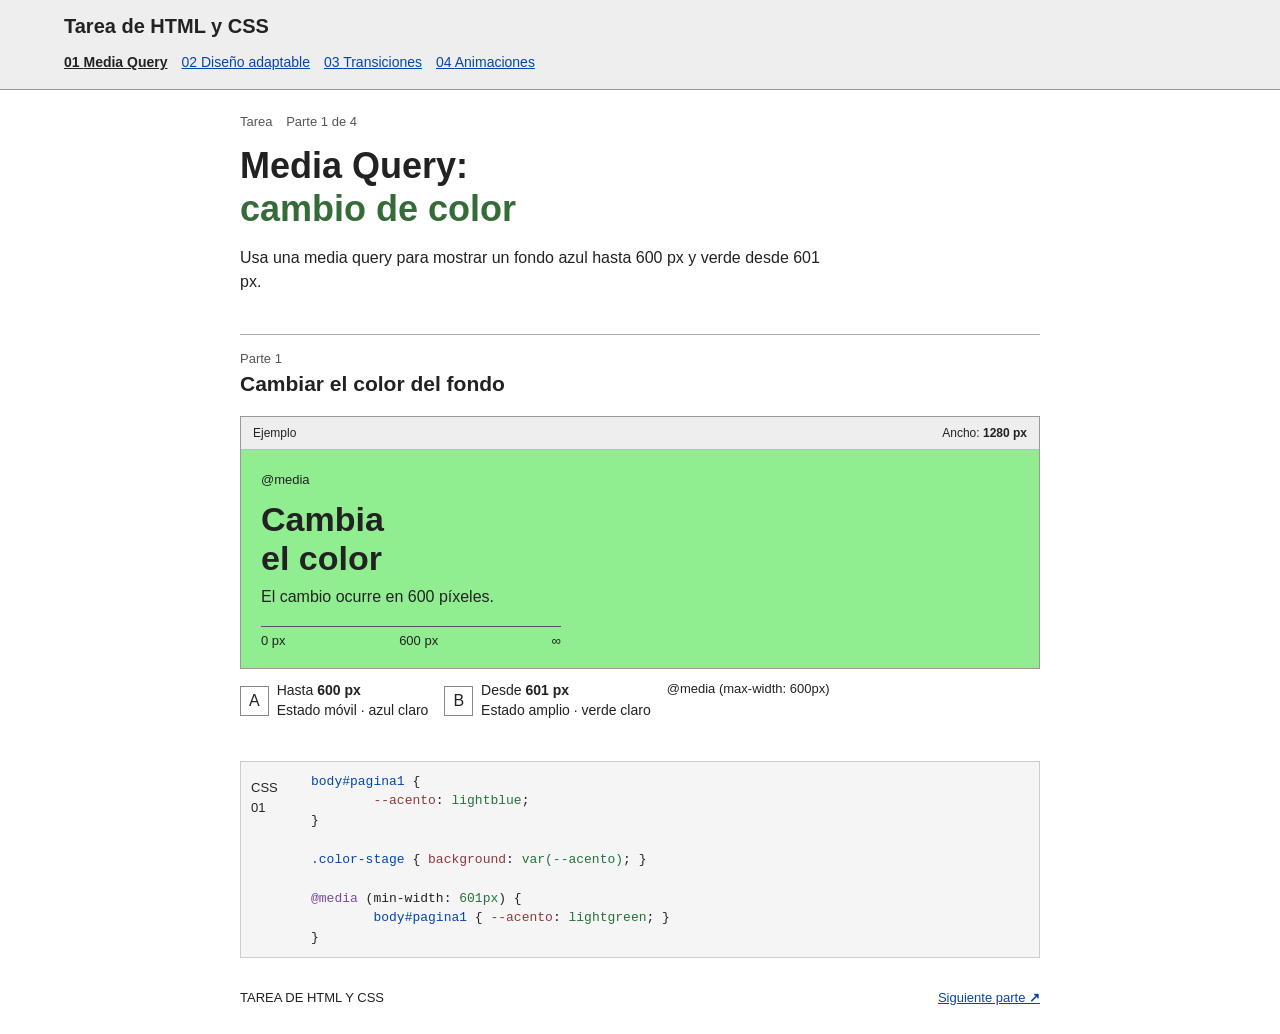
<file: index.html>
<!doctype html>
<html lang="es">
<head>
	<meta charset="utf-8">
	<meta name="viewport" content="width=device-width, initial-scale=1">
	<meta name="theme-color" content="#f5f4ee">
	<title>Tarea · Parte 1: Media Query</title>
	<link rel="stylesheet" href="css/estilos.css">
</head>
<body id="pagina1">
	<header class="site-header">
		<a class="wordmark" href="index.html" aria-label="Inicio de la tarea">Tarea de HTML y CSS</a>
		<nav class="page-nav" aria-label="Partes de la tarea">
			<a class="active" href="index.html" aria-current="page">01 <span>Media Query</span></a>
			<a href="pagina 2.html">02 <span>Diseño adaptable</span></a>
			<a href="pagina 3.html">03 <span>Transiciones</span></a>
			<a href="pagina 4.html">04 <span>Animaciones</span></a>
		</nav>
	</header>

	<main>
		<section class="intro">
			<p class="eyebrow">Tarea <span>Parte 1 de 4</span></p>
			<h1>Media Query:<br><em>cambio de color</em></h1>
			<p class="intro-copy">Usa una media query para mostrar un fondo azul hasta 600 px y verde desde 601 px.</p>
		</section>

		<section class="lab lab-color" aria-labelledby="color-title">
			<div class="lab-heading">
				<div><p class="eyebrow">Parte 1</p><h2 id="color-title">Cambiar el color del fondo</h2></div>
			</div>
			<div class="color-demo">
				<div class="demo-top"><span>Ejemplo</span><span class="screen-width">Ancho: <b>---</b></span></div>
				<div class="color-stage">
					<span class="stage-index">@media</span>
					<strong>Cambia<br>el color</strong>
					<p>El cambio ocurre en 600 píxeles.</p>
					<div class="breakpoint-mark"><span>0 px</span><span>600 px</span><span>∞</span></div>
				</div>
			</div>
			<div class="lesson-row">
				<div><span class="lesson-number">A</span><p>Hasta <strong>600 px</strong><br><span>Estado móvil · azul claro</span></p></div>
				<div><span class="lesson-number">B</span><p>Desde <strong>601 px</strong><br><span>Estado amplio · verde claro</span></p></div>
				<code>@media (max-width: 600px)</code>
			</div>
		</section>

		<section class="code-note" aria-label="Ejemplo de CSS">
			<div class="code-label">CSS <span>01</span></div>
			<pre><code><span class="code-selector">body#pagina1</span> {
	<span class="code-prop">--acento</span>: <span class="code-value">lightblue</span>;
}

<span class="code-selector">.color-stage</span> { <span class="code-prop">background</span>: <span class="code-value">var(--acento)</span>; }

<span class="code-keyword">@media</span> (min-width: <span class="code-value">601px</span>) {
	<span class="code-selector">body#pagina1</span> { <span class="code-prop">--acento</span>: <span class="code-value">lightgreen</span>; }
}</code></pre>
		</section>

		<footer class="page-footer"><span>TAREA DE HTML Y CSS</span><a href="pagina 2.html">Siguiente parte <b>↗</b></a></footer>
	</main>
	<script>
		const widthLabel = document.querySelector('.screen-width b');
		const updateWidth = () => { widthLabel.textContent = `${window.innerWidth} px`; };
		window.addEventListener('resize', updateWidth);
		updateWidth();
	</script>
</body>
</html>
</file>
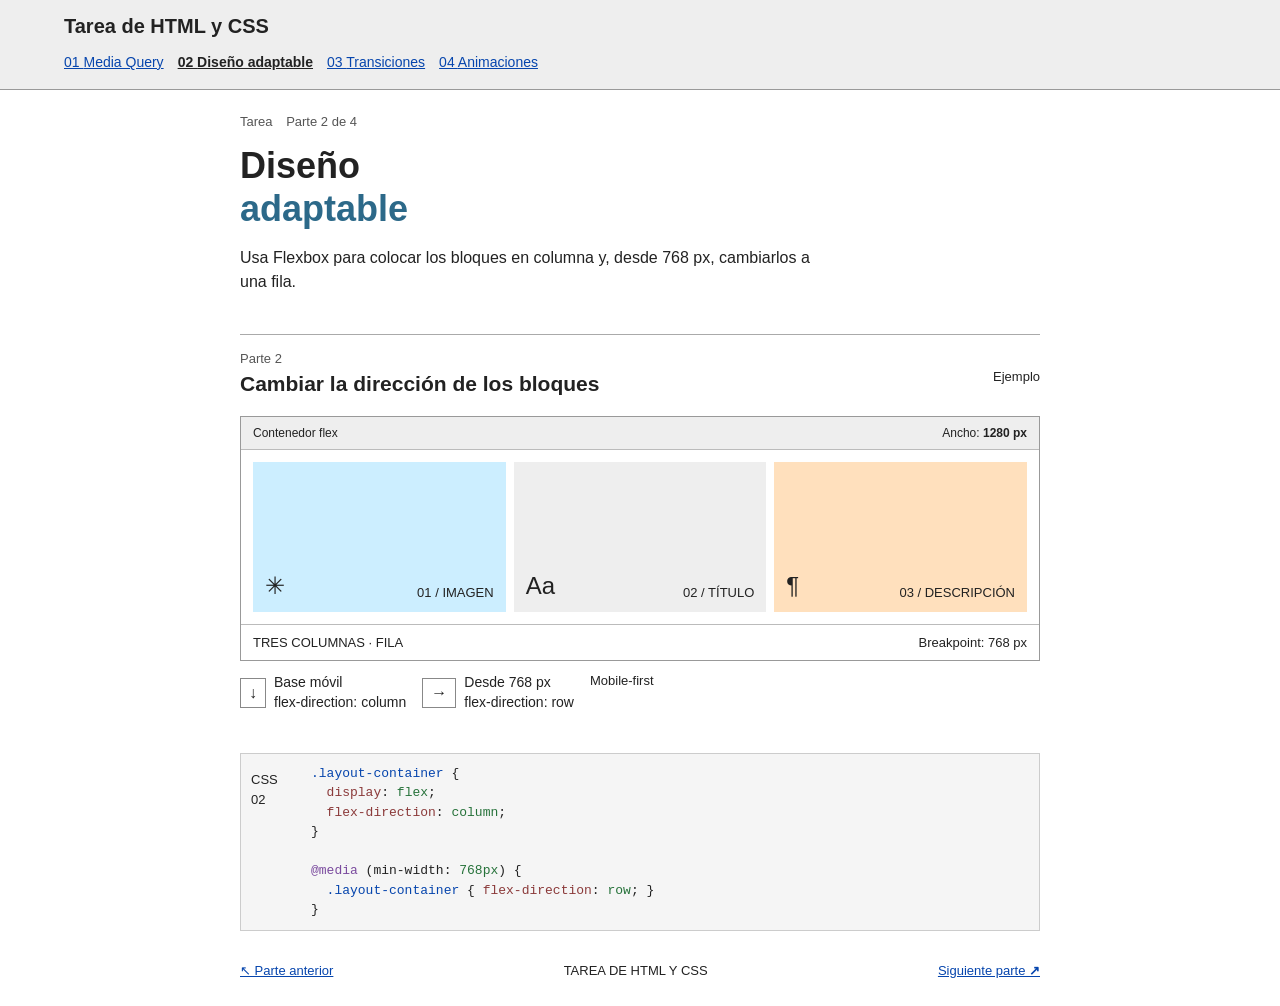
<file: pagina 2.html>
<!doctype html>
<html lang="es">
<head>
  <meta charset="utf-8">
  <meta name="viewport" content="width=device-width, initial-scale=1">
  <meta name="theme-color" content="#f5f4ee">
  <title>Tarea · Parte 2: Diseño adaptable</title>
  <link rel="stylesheet" href="css/estilos.css">
</head>
<body id="pagina2">
  <header class="site-header">
    <a class="wordmark" href="index.html" aria-label="Inicio de la tarea">Tarea de HTML y CSS</a>
    <nav class="page-nav" aria-label="Partes de la tarea">
      <a href="index.html">01 <span>Media Query</span></a>
      <a class="active" href="pagina 2.html" aria-current="page">02 <span>Diseño adaptable</span></a>
      <a href="pagina 3.html">03 <span>Transiciones</span></a>
      <a href="pagina 4.html">04 <span>Animaciones</span></a>
    </nav>
  </header>
  <main>
    <section class="intro">
      <p class="eyebrow">Tarea <span>Parte 2 de 4</span></p>
      <h1>Diseño<br><em>adaptable</em></h1>
      <p class="intro-copy">Usa Flexbox para colocar los bloques en columna y, desde 768 px, cambiarlos a una fila.</p>
    </section>
    <section class="lab" aria-labelledby="layout-title">
      <div class="lab-heading">
        <div><p class="eyebrow">Parte 2</p><h2 id="layout-title">Cambiar la dirección de los bloques</h2></div>
        <span class="live-tag">Ejemplo</span>
      </div>
      <div class="layout-demo">
        <div class="layout-top"><span>Contenedor flex</span><span class="layout-width">Ancho: <b>---</b></span></div>
        <div class="layout-container">
          <article class="layout-tile tile-image"><span class="tile-symbol">✳</span><span>01 / IMAGEN</span></article>
          <article class="layout-tile tile-title"><span class="tile-symbol">Aa</span><span>02 / TÍTULO</span></article>
          <article class="layout-tile tile-copy"><span class="tile-symbol">¶</span><span>03 / DESCRIPCIÓN</span></article>
        </div>
        <div class="layout-status"><span class="layout-state layout-state-mobile">UNA COLUMNA · COLUMNA</span><span class="layout-state layout-state-desktop">TRES COLUMNAS · FILA</span><span>Breakpoint: 768 px</span></div>
      </div>
      <div class="lesson-row">
        <div><span class="lesson-number">↓</span><p>Base móvil<br><span>flex-direction: column</span></p></div>
        <div><span class="lesson-number">→</span><p>Desde 768 px<br><span>flex-direction: row</span></p></div>
        <code>Mobile-first</code>
      </div>
    </section>
    <section class="code-note" aria-label="Ejemplo de CSS">
      <div class="code-label">CSS <span>02</span></div>
      <pre><code><span class="code-selector">.layout-container</span> {
  <span class="code-prop">display</span>: <span class="code-value">flex</span>;
  <span class="code-prop">flex-direction</span>: <span class="code-value">column</span>;
}

<span class="code-keyword">@media</span> (min-width: <span class="code-value">768px</span>) {
  <span class="code-selector">.layout-container</span> { <span class="code-prop">flex-direction</span>: <span class="code-value">row</span>; }
}</code></pre>
    </section>
    <footer class="page-footer"><a href="index.html">↖ Parte anterior</a><span>TAREA DE HTML Y CSS</span><a href="pagina 3.html">Siguiente parte <b>↗</b></a></footer>
  </main>
  <script>
    const widthLabel = document.querySelector('.layout-width b');
    const updateWidth = () => { widthLabel.textContent = `${window.innerWidth} px`; };
    window.addEventListener('resize', updateWidth);
    updateWidth();
  </script>
</body>
</html>
</file>
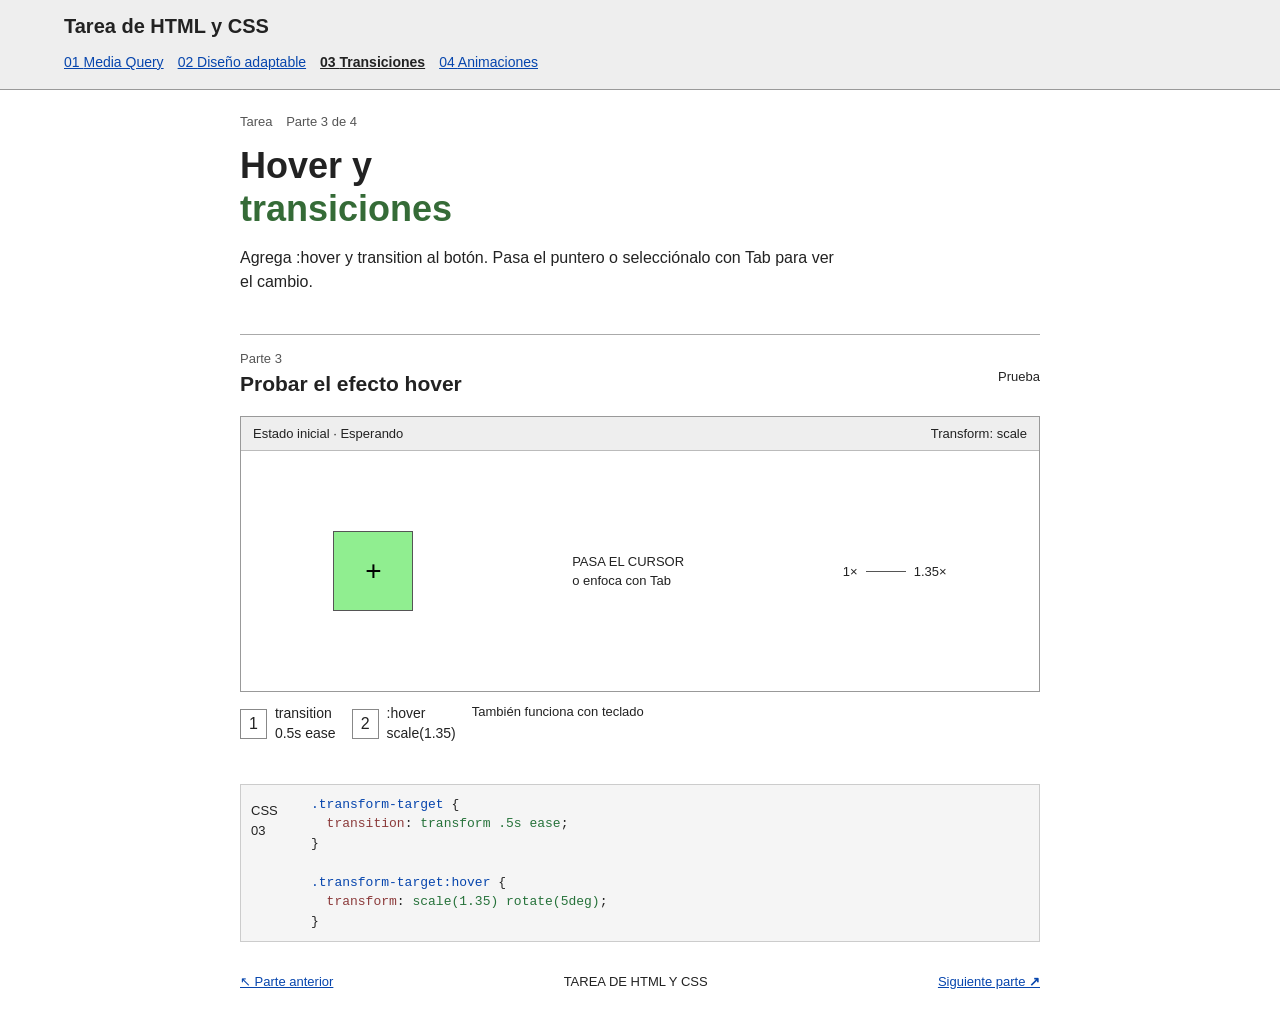
<file: pagina 3.html>
<!doctype html>
<html lang="es">
<head>
  <meta charset="utf-8">
  <meta name="viewport" content="width=device-width, initial-scale=1">
  <meta name="theme-color" content="#f5f4ee">
  <title>Tarea · Parte 3: Transiciones</title>
  <link rel="stylesheet" href="css/estilos.css">
</head>
<body id="pagina3">
  <header class="site-header">
    <a class="wordmark" href="index.html" aria-label="Inicio de la tarea">Tarea de HTML y CSS</a>
    <nav class="page-nav" aria-label="Partes de la tarea">
      <a href="index.html">01 <span>Media Query</span></a>
      <a href="pagina 2.html">02 <span>Diseño adaptable</span></a>
      <a class="active" href="pagina 3.html" aria-current="page">03 <span>Transiciones</span></a>
      <a href="pagina 4.html">04 <span>Animaciones</span></a>
    </nav>
  </header>
  <main>
    <section class="intro">
      <p class="eyebrow">Tarea <span>Parte 3 de 4</span></p>
      <h1>Hover y<br><em>transiciones</em></h1>
      <p class="intro-copy">Agrega :hover y transition al botón. Pasa el puntero o selecciónalo con Tab para ver el cambio.</p>
    </section>
    <section class="lab" aria-labelledby="hover-title">
      <div class="lab-heading">
        <div><p class="eyebrow">Parte 3</p><h2 id="hover-title">Probar el efecto hover</h2></div>
        <span class="live-tag">Prueba</span>
      </div>
      <div class="hover-demo">
        <div class="hover-top"><span>Estado inicial <span class="hover-state">· Esperando</span></span><span>Transform: scale</span></div>
        <div class="hover-stage">
          <button class="transform-target" type="button" aria-label="Activa el efecto de transformación"><span>+</span></button>
          <p class="hover-prompt">PASA EL CURSOR<br><span>o enfoca con Tab</span></p>
            <div class="transform-measure"><span>1×</span><i></i><span>1.35×</span></div>
        </div>
      </div>
      <div class="lesson-row">
        <div><span class="lesson-number">1</span><p>transition<br><span>0.5s ease</span></p></div>
        <div><span class="lesson-number">2</span><p>:hover<br><span>scale(1.35)</span></p></div>
        <code>También funciona con teclado</code>
      </div>
    </section>
    <section class="code-note" aria-label="Ejemplo de CSS">
      <div class="code-label">CSS <span>03</span></div>
      <pre><code><span class="code-selector">.transform-target</span> {
  <span class="code-prop">transition</span>: <span class="code-value">transform .5s ease</span>;
}

<span class="code-selector">.transform-target:hover</span> {
  <span class="code-prop">transform</span>: <span class="code-value">scale(1.35) rotate(5deg)</span>;
}</code></pre>
    </section>
    <footer class="page-footer"><a href="pagina 2.html">↖ Parte anterior</a><span>TAREA DE HTML Y CSS</span><a href="pagina 4.html">Siguiente parte <b>↗</b></a></footer>
  </main>
</body>
</html>
</file>
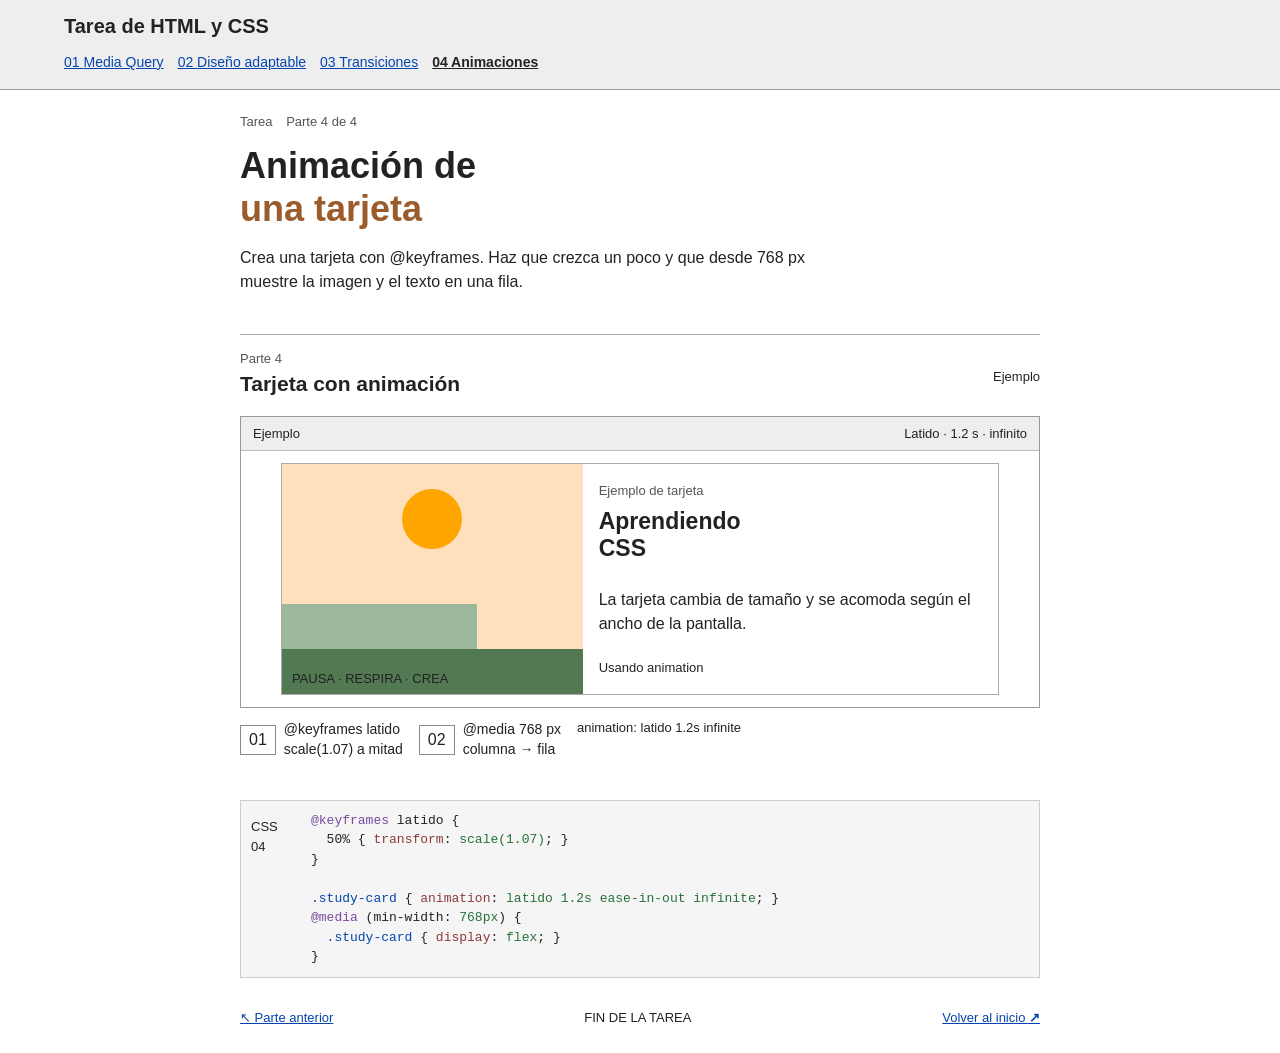
<file: pagina 4.html>
<!doctype html>
<html lang="es">
<head>
  <meta charset="utf-8">
  <meta name="viewport" content="width=device-width, initial-scale=1">
  <meta name="theme-color" content="#f5f4ee">
  <title>Tarea · Parte 4: Tarjeta animada</title>
  <link rel="stylesheet" href="css/estilos.css">
</head>
<body id="pagina4">
  <header class="site-header">
    <a class="wordmark" href="index.html" aria-label="Inicio de la tarea">Tarea de HTML y CSS</a>
    <nav class="page-nav" aria-label="Partes de la tarea">
      <a href="index.html">01 <span>Media Query</span></a>
      <a href="pagina 2.html">02 <span>Diseño adaptable</span></a>
      <a href="pagina 3.html">03 <span>Transiciones</span></a>
      <a class="active" href="pagina 4.html" aria-current="page">04 <span>Animaciones</span></a>
    </nav>
  </header>
  <main>
    <section class="intro">
      <p class="eyebrow">Tarea <span>Parte 4 de 4</span></p>
      <h1>Animación de<br><em>una tarjeta</em></h1>
      <p class="intro-copy">Crea una tarjeta con @keyframes. Haz que crezca un poco y que desde 768 px muestre la imagen y el texto en una fila.</p>
    </section>
    <section class="lab" aria-labelledby="card-title">
      <div class="lab-heading">
        <div><p class="eyebrow">Parte 4</p><h2 id="card-title">Tarjeta con animación</h2></div>
        <span class="live-tag">Ejemplo</span>
      </div>
      <div class="card-demo">
        <div class="card-top"><span>Ejemplo</span><span>Latido · 1.2 s · infinito</span></div>
        <article class="study-card">
          <div class="card-art" role="img" aria-label="Sol y montañas de colores">
            <div class="sun"></div><div class="mountain mountain-back"></div><div class="mountain mountain-front"></div><span class="art-caption">PAUSA · RESPIRA · CREA</span>
          </div>
          <div class="card-content"><p class="eyebrow">Ejemplo de tarjeta</p><h3>Aprendiendo<br>CSS</h3><p>La tarjeta cambia de tamaño y se acomoda según el ancho de la pantalla.</p><span class="card-link">Usando animation</span></div>
        </article>
      </div>
      <div class="lesson-row">
        <div><span class="lesson-number">01</span><p>@keyframes latido<br><span>scale(1.07) a mitad</span></p></div>
        <div><span class="lesson-number">02</span><p>@media 768 px<br><span>columna → fila</span></p></div>
        <code>animation: latido 1.2s infinite</code>
      </div>
    </section>
    <section class="code-note" aria-label="Ejemplo de CSS">
      <div class="code-label">CSS <span>04</span></div>
      <pre><code><span class="code-keyword">@keyframes</span> latido {
  50% { <span class="code-prop">transform</span>: <span class="code-value">scale(1.07)</span>; }
}

<span class="code-selector">.study-card</span> { <span class="code-prop">animation</span>: <span class="code-value">latido 1.2s ease-in-out infinite</span>; }
<span class="code-keyword">@media</span> (min-width: <span class="code-value">768px</span>) {
  <span class="code-selector">.study-card</span> { <span class="code-prop">display</span>: <span class="code-value">flex</span>; }
}</code></pre>
    </section>
    <footer class="page-footer"><a href="pagina 3.html">↖ Parte anterior</a><span>FIN DE LA TAREA</span><a href="index.html">Volver al inicio <b>↗</b></a></footer>
  </main>
</body>
</html>
</file>
<file: css/estilos.css>
* {
  box-sizing: border-box;
}

body {
  --fondo: white;
  --texto: #222;
  --borde: #999;
  --acento: lightblue;
  --titulo: #356b37;
  margin: 0;
  background: var(--fondo);
  color: var(--texto);
  font-family: Arial, sans-serif;
}

body#pagina2 {
  --acento: #cceeff;
  --titulo: #2c6989;
}

body#pagina3 {
  --acento: lightgreen;
  --titulo: #356b37;
}

body#pagina4 {
  --acento: #ffe0bd;
  --titulo: #9b5b2a;
}

a {
  color: #0645ad;
}

.site-header {
  padding: 15px 5%;
  border-bottom: 1px solid var(--borde);
  background: #eee;
}

.wordmark {
  display: block;
  margin-bottom: 12px;
  color: #222;
  font-size: 20px;
  font-weight: bold;
  text-decoration: none;
}

.wordmark span {
  color: #222;
}

.page-nav {
  display: flex;
  flex-wrap: wrap;
  gap: 14px;
}

.page-nav a {
  padding: 4px 0;
  font-size: 14px;
}

.page-nav a.active {
  color: #222;
  font-weight: bold;
}

main {
  width: 90%;
  max-width: 800px;
  margin: 0 auto;
}

.intro {
  padding: 24px 0;
}

.eyebrow {
  margin: 0;
  color: #555;
  font-size: 13px;
}

.intro > .eyebrow span {
  margin-left: 10px;
}

h1 {
  margin: 15px 0;
  font-size: 36px;
  line-height: 1.2;
}

h1 em {
  color: var(--titulo);
  font-style: normal;
}

.intro-copy {
  max-width: 600px;
  line-height: 1.5;
}

.lab {
  padding: 16px 0;
  border-top: 1px solid #aaa;
}

.lab-heading {
  display: flex;
  align-items: center;
  justify-content: space-between;
  gap: 12px;
  margin-bottom: 14px;
}

.lab-heading h2 {
  margin: 6px 0;
  font-size: 21px;
}

.live-tag {
  font-size: 13px;
}

.live-tag i {
  display: none;
}

.color-demo,
.layout-demo,
.hover-demo,
.card-demo {
  border: 1px solid #999;
  background: white;
}

.demo-top,
.layout-top,
.hover-top,
.card-top {
  display: flex;
  justify-content: space-between;
  gap: 10px;
  padding: 9px 12px;
  border-bottom: 1px solid #bbb;
  background: #eee;
  font-size: 12px;
}

.color-stage {
  min-height: 210px;
  padding: 20px;
  background: var(--acento);
  transition: background-color 0.8s ease;
}

.color-stage::after {
  display: none;
}

.stage-index,
.breakpoint-mark,
.lesson-row code,
.code-label,
.layout-tile,
.layout-status,
.hover-top,
.hover-prompt,
.transform-measure,
.card-top,
.art-caption,
.card-link {
  font-family: Arial, sans-serif;
  font-size: 13px;
}

.color-stage strong {
  display: block;
  margin-top: 12px;
  font-size: 34px;
}

.color-stage p {
  margin: 10px 0;
}

.breakpoint-mark {
  display: flex;
  justify-content: space-between;
  max-width: 300px;
  margin-top: 20px;
  padding-top: 6px;
  border-top: 1px solid #555;
}

.lesson-row {
  display: flex;
  flex-wrap: wrap;
  gap: 16px;
  padding: 12px 0;
}

.lesson-row > div {
  display: flex;
  align-items: center;
  gap: 8px;
}

.lesson-number {
  display: inline-block;
  padding: 5px 8px;
  border: 1px solid #888;
}

.lesson-row p {
  margin: 0;
  font-size: 14px;
  line-height: 1.4;
}

.code-note {
  display: grid;
  grid-template-columns: 60px 1fr;
  margin: 12px 0;
  padding: 10px;
  border: 1px solid #ccc;
  background: #f5f5f5;
}

.code-label {
  padding-top: 8px;
}

.code-label span {
  display: block;
  margin-top: 5px;
}

pre {
  margin: 0;
  overflow-x: auto;
  font: 13px/1.5 'Courier New', monospace;
}

.code-selector {
  color: #0645ad;
}

.code-prop {
  color: #8b3a3a;
}

.code-value {
  color: #26723a;
}

.code-keyword {
  color: #7a4a9e;
}

.page-footer {
  display: flex;
  flex-wrap: wrap;
  justify-content: space-between;
  gap: 12px;
  padding: 20px 0;
  font-size: 13px;
}

.layout-container {
  display: flex;
  flex-direction: column;
  gap: 8px;
  padding: 12px;
}

.layout-tile {
  display: flex;
  min-height: 70px;
  align-items: center;
  justify-content: space-between;
  padding: 12px;
}

.tile-image {
  background: var(--acento);
}

.tile-title {
  background: #eee;
}

.tile-copy {
  background: #ffe0bd;
}

.tile-symbol {
  font-size: 24px;
}

.layout-status {
  display: flex;
  justify-content: space-between;
  gap: 10px;
  padding: 10px 12px;
  border-top: 1px solid #bbb;
}

.layout-state-desktop {
  display: none;
}

.hover-stage {
  display: flex;
  min-height: 240px;
  align-items: center;
  justify-content: space-around;
  gap: 14px;
  padding: 20px;
}

.transform-target {
  width: 80px;
  height: 80px;
  border: 1px solid #555;
  background: var(--acento);
  cursor: pointer;
  transition: transform 0.5s ease, background-color 0.5s ease;
}

.transform-target span {
  font-size: 28px;
}

.transform-target:hover,
.transform-target:focus-visible {
  transform: scale(1.35) rotate(5deg);
  background: orange;
}

.transform-target:focus-visible {
  outline: 2px solid black;
  outline-offset: 3px;
}

.hover-prompt {
  line-height: 1.5;
}

.transform-measure {
  display: flex;
  align-items: center;
  gap: 8px;
}

.transform-measure i {
  width: 40px;
  border-top: 1px solid #555;
}

.card-demo {
  padding-bottom: 12px;
}

.card-top {
  margin-bottom: 12px;
}

.study-card {
  width: 90%;
  max-width: 570px;
  margin: 0 auto;
  overflow: hidden;
  border: 1px solid #aaa;
  background: white;
  animation: latido 1.2s ease-in-out infinite;
}

.card-art {
  position: relative;
  min-height: 180px;
  overflow: hidden;
  background: var(--acento);
}

.card-art::before {
  display: none;
}

.sun {
  position: absolute;
  top: 25px;
  left: 50%;
  width: 60px;
  height: 60px;
  transform: translateX(-50%);
  border-radius: 50%;
  background: orange;
}

.mountain {
  position: absolute;
  right: 0;
  bottom: 0;
  width: 100%;
  height: 65px;
  background: #7ca37c;
}

.mountain-back {
  right: 35%;
  height: 90px;
  background: #9db89d;
}

.mountain-front {
  height: 45px;
  background: #527952;
}

.art-caption {
  position: absolute;
  bottom: 8px;
  left: 10px;
}

.card-content {
  padding: 16px;
}

.card-content h3 {
  margin: 10px 0;
  font-size: 23px;
}

.card-content > p:not(.eyebrow) {
  line-height: 1.5;
}

.card-link {
  display: inline-block;
  margin-top: 8px;
}

@keyframes latido {
  0%, 100% { transform: scale(1); }
  50% { transform: scale(1.07); }
}

@keyframes aparecer {
  from { opacity: 0; transform: translateY(25px); }
  to { opacity: 1; transform: translateY(0); }
}

.layout-tile {
  animation: aparecer 0.7s ease-out both;
}

.layout-tile:nth-child(2) {
  animation-delay: 0.2s;
}

.layout-tile:nth-child(3) {
  animation-delay: 0.4s;
}

@media (min-width: 601px) {
  body#pagina1 {
    --acento: lightgreen;
  }
}

@media (min-width: 768px) {
  .layout-container {
    flex-direction: row;
  }

  .layout-tile {
    min-height: 150px;
    flex: 1;
    align-items: flex-end;
  }

  .layout-state-mobile {
    display: none;
  }

  .layout-state-desktop {
    display: inline;
  }

  .study-card {
    display: flex;
    max-width: 760px;
    align-items: stretch;
  }

  .card-art {
    width: 42%;
    min-height: 230px;
    flex: 0 0 42%;
  }

  .card-content {
    display: flex;
    flex: 1;
    flex-direction: column;
    justify-content: center;
  }
}

@media (max-width: 600px) {
  .site-header {
    padding: 12px 5%;
  }

  .page-nav {
    gap: 10px;
  }

  .page-nav a {
    font-size: 13px;
  }

  h1 {
    font-size: 31px;
  }

  .hover-stage {
    flex-wrap: wrap;
  }

  .transform-measure {
    width: 100%;
    justify-content: center;
  }
}

@media (prefers-reduced-motion: reduce) {
  .study-card {
    animation: latido-suave 3s ease-in-out infinite;
  }

  .layout-tile {
    animation: aparecer-suave 1.2s ease-out both;
  }
}

@keyframes latido-suave {
  0%, 100% { transform: scale(1); }
  50% { transform: scale(1.03); }
}

@keyframes aparecer-suave {
  from { opacity: 0; transform: translateY(8px); }
  to { opacity: 1; transform: translateY(0); }
}
</file>
